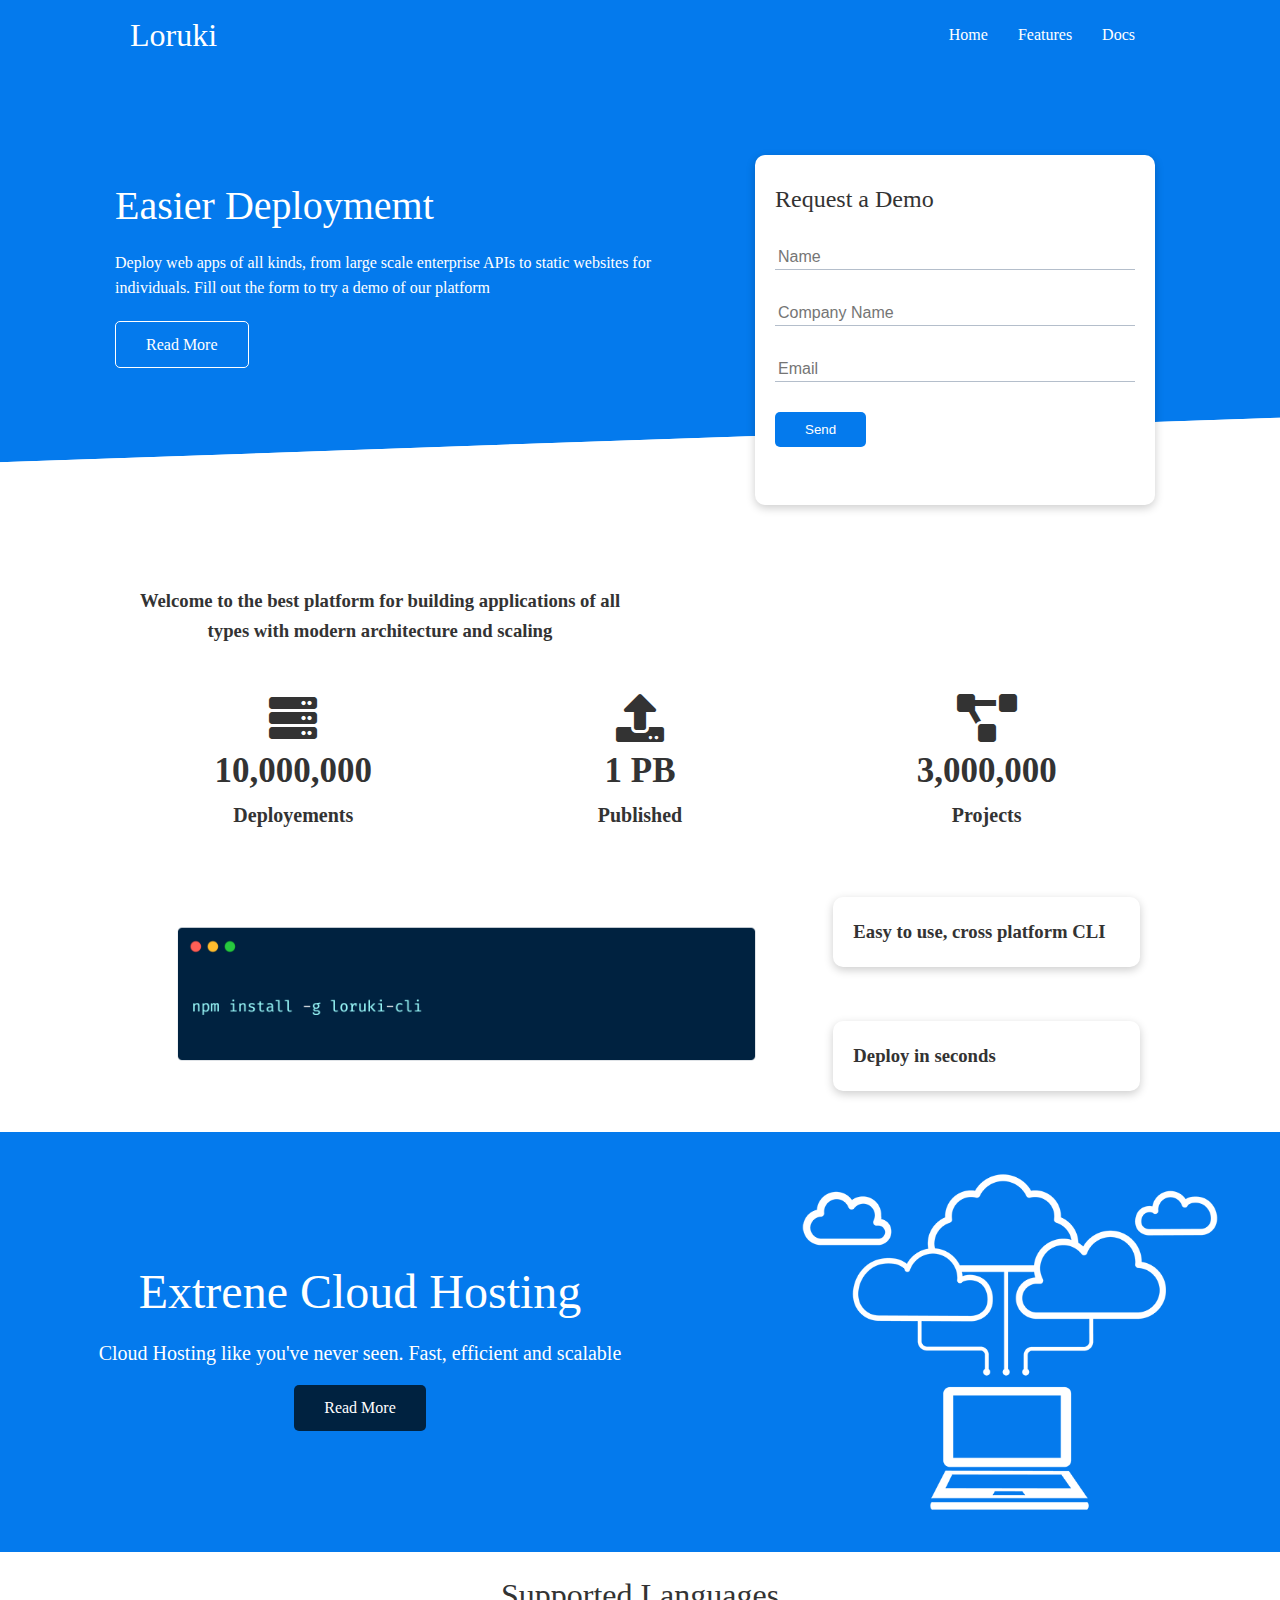
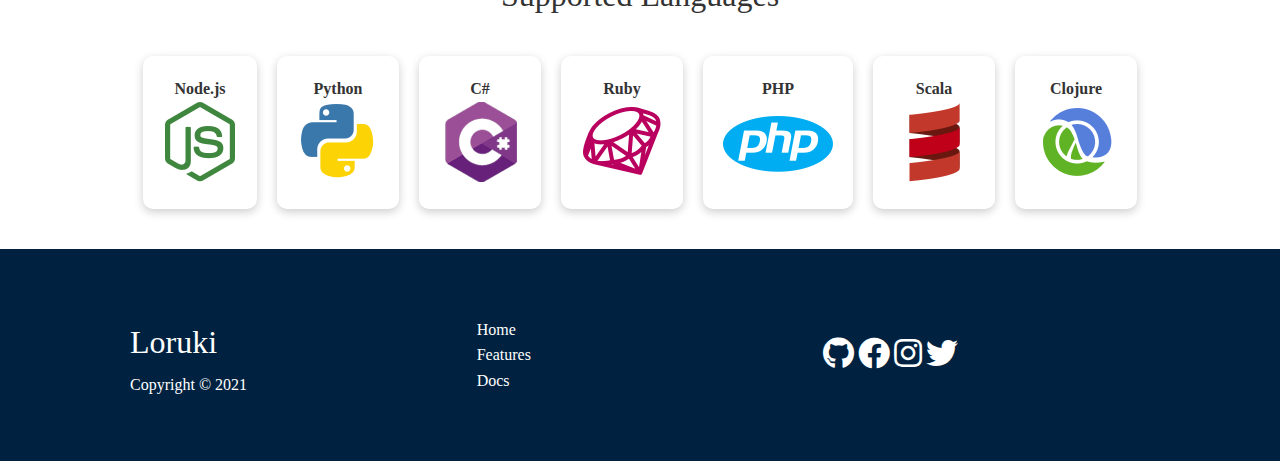
<file: index.html>
<!DOCTYPE html>
<html lang="en">
<head>
    <meta charset="UTF-8">
    <meta http-equiv="X-UA-Compatible" content="IE=edge">
    <meta name="viewport" content="width=device-width, initial-scale=1.0">
    <link rel = "stylesheet" href="https://cdnjs.cloudflare.com/ajax/libs/font-awesome/5.15.3/css/all.min.css">
    <link rel = "stylesheet" href = "css/style.css">
    <link rel = "stylesheet" href = "css/utilities.css">
    <title>Loruki | Free Cloud Hosting</title>
</head>
<body>
    <!--Navbar-->
    <div class = "navbar">
        <div class="container flex">
            <h1 class="logo">Loruki</h1>
            <nav>
                <ul>
                    <li><a href = "index.html">Home</a></li>
                    <li><a href = "features.html">Features</a></li>
                    <li><a href = "docs.html">Docs</a></li>
                </ul>
            </nav>
        </div>
    </div>

    <!--Showcase-->
    <section class = "showcase">
        <div class = "container grid">
            <div class = "showcase-text">
                <h1>Easier Deploymemt</h1>
                <p>Deploy web apps of all kinds, from large scale enterprise APIs to static websites for individuals. 
                    Fill out the form to try a demo of our platform</p>
                    <a href="features.html" class="btn btn-outline">Read More</a>
            </div>

            <div class="showcase-form card">
                <h2>Request a Demo</h2>
                <form>
                    <div class="form-control">
                        <input type = "text" name = "name" placeholder="Name" required>  
                    </div>
                    <div class="form-control">
                        <input type = "text" name = "company" placeholder="Company Name" required>  
                    </div>
                    <div class="form-control">
                        <input type = "text" name = "email" placeholder="Email" required>  
                    </div>
                    <input type="submit" value = "Send" class= "btn btn-primary">
                </form>
            </div>
        </div>
    </section>

    <!--STATS-->

    <section class="stats">
        <div class="container">
            <h3 class="stats-heading text-center my-1">
                Welcome to the best platform for building applications of all types with modern architecture and scaling
            </h3>

            <div class="grid grid-3 text-center my-4">
                <div>
                    <i class="fas fa-server fa-3x"></i>
                    <h3>10,000,000</h3>
                    <p class="text-secondary">Deployements</p>
                </div>
                <div>
                    <i class="fas fa-upload fa-3x"></i>
                    <h3>1 PB</h3>
                    <p class="text-secondary">Published</p>
                </div>
                <div>
                    <i class="fas fa-project-diagram fa-3x"></i>
                    <h3>3,000,000</h3>
                    <p class="text-secondary">Projects</p>
                </div>
            </div>
        </div>
    </section>
    
    <!--CLI-->
    <section class="cli">
        <div class="container grid">
            <img src = "images/cli.png" alt = "">
            <div class="card">
                <h3>Easy to use, cross platform CLI</h3>
            </div>
            <div class="card">
                <h3>Deploy in seconds</h3>
            </div>
        </div>
    </section>

    <!--CLOUD-->
    <section class="cloud bg-primary my-2 py-2">
        <div class="contaienr grid">
            <div class="text-center">
                <h2 class="lg">Extrene Cloud Hosting</h2>
                <p class="lead my-1">Cloud Hosting like you've never seen.
                    Fast, efficient and scalable
                </p>
                <a href="features.html" class="btn btn-dark">Read More</a>
            </div>
            <img src = "images/cloud.png">
        </div>
    </section>


    <!--LANGUAGES-->
    <section class="languages">
        <h2 class="md text-center my-2">
            Supported Languages
        </h2>
        <div class="container flex">
            <div class="card">
                <h4>Node.js</h4>
                <img src = "images/logos/node.png" alt = "">
            </div>
            <div class="card">
                <h4>Python</h4>
                <img src = "images/logos/python.png" alt = "">
            </div>
            <div class="card">
                <h4>C#</h4>
                <img src = "images/logos/csharp.png" alt = "">
            </div>
            <div class="card">
                <h4>Ruby</h4>
                <img src = "images/logos/ruby.png" alt = "">
            </div>
            <div class="card">
                <h4>PHP</h4>
                <img src = "images/logos/php.png" alt = "">
            </div>
            <div class="card">
                <h4>Scala</h4>
                <img src = "images/logos/scala.png" alt = "">
            </div>
            <div class="card">
                <h4>Clojure</h4>
                <img src = "images/logos/clojure.png" alt = "">
            </div>
        </div>
    </section>

    <!--Footer-->
    <footer class="bg-dark py-5">
        <div class="container grid grid-3">
            <div>
                <h1>Loruki</h1>
                <p>Copyright &copy; 2021</p>
            </div>
            <nav>
                <ul>
                    <li><a href = "index.html">Home</a></li>
                    <li><a href = "features.html">Features</a></li>
                    <li><a href = "docs.html">Docs</a></li>
                </ul>
            </nav>
            <div class = "social">
                <a href = "#"><i class="fab fa-github fa-2x"></i></a>
                <a href = "#"><i class="fab fa-facebook fa-2x"></i></a>
                <a href = "#"><i class="fab fa-instagram fa-2x"></i></a>
                <a href = "#"><i class="fab fa-twitter fa-2x"></i></a>
            </div>
        </div>
    </footer>
</body>
</html>
</file>
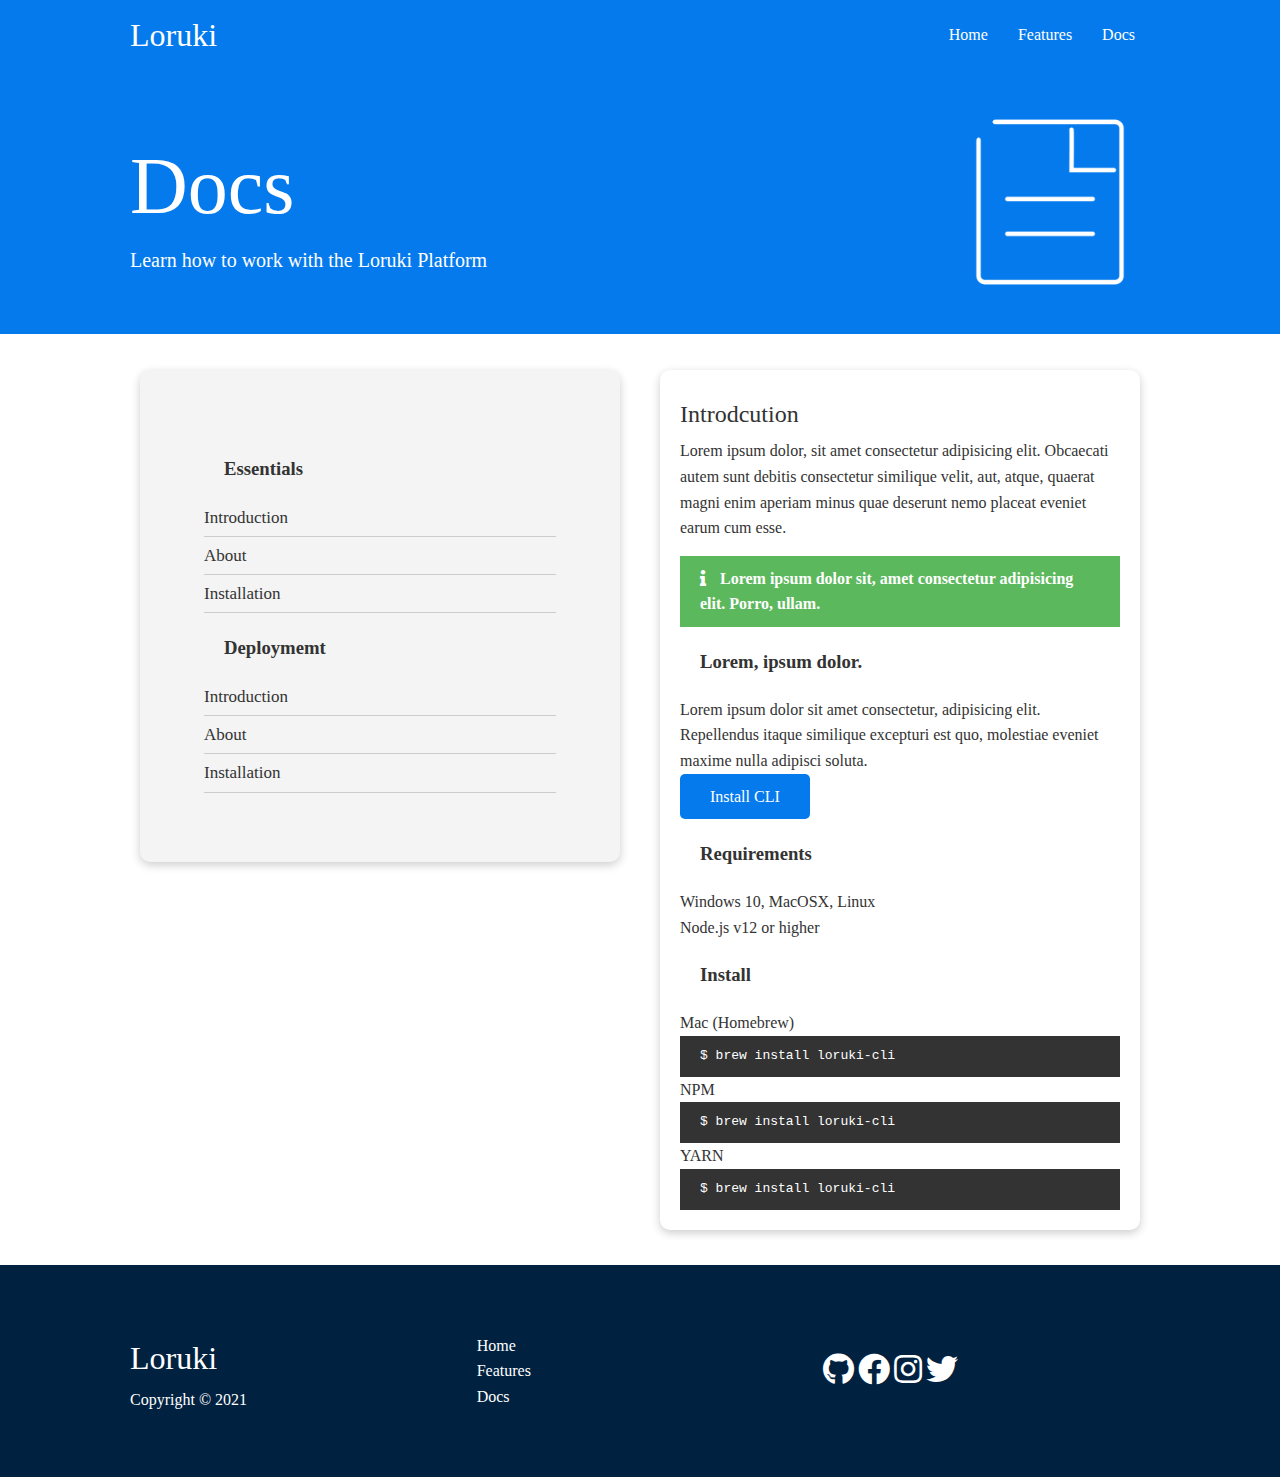
<file: docs.html>
<!DOCTYPE html>
<html lang="en">
<head>
    <meta charset="UTF-8">
    <meta http-equiv="X-UA-Compatible" content="IE=edge">
    <meta name="viewport" content="width=device-width, initial-scale=1.0">
    <link rel = "stylesheet" href="https://cdnjs.cloudflare.com/ajax/libs/font-awesome/5.15.3/css/all.min.css">
    <link rel = "stylesheet" href = "css/style.css">
    <link rel = "stylesheet" href = "css/utilities.css">
    <title>Loruki | Free Cloud Hosting</title>
</head>
<body>
    <!--Navbar-->
    <div class = "navbar">
        <div class="container flex">
            <h1 class="logo">Loruki</h1>
            <nav>
                <ul>
                    <li><a href = "index.html">Home</a></li>
                    <li><a href = "features.html">Features</a></li>
                    <li><a href = "docs.html">Docs</a></li>
                </ul>
            </nav>
        </div>
    </div>

    <!--HEAD-->
    <section class="docs-head bg-primary py-3">
        <div class="container grid">
            <div>
                <h1 class="xl">Docs</h1>
                <p class="lead">Learn how to work with the Loruki Platform</p>
            </div>
            <img src = "images/docs.png" alt = "">
        </div>
    </section>

    <!--DOCS MAIN-->
    <sections class="docs-main my-4">
        <div class="container grid">
            <div class="card bg-light p-5">
                <h3 class="my-2">Essentials</h3>
                <nav>
                    <ul>
                        <li><a href="#">Introduction</a></li>
                        <li><a href="#">About</a></li>
                        <li><a href="#">Installation</a></li>
                    </ul>
                </nav>
                <h3 class="my-2">Deploymemt</h3>
                <nav>
                    <ul>
                        <li><a href="#">Introduction</a></li>
                        <li><a href="#">About</a></li>
                        <li><a href="#">Installation</a></li>
                    </ul>
                </nav>
            </div>
            <div class="card">
                <h2>Introdcution</h2>
                <p>Lorem ipsum dolor, sit amet consectetur adipisicing elit. Obcaecati autem sunt debitis consectetur similique 
                    velit, aut, atque, quaerat magni enim aperiam minus quae deserunt nemo 
                    placeat eveniet earum cum esse.
                </p>
                <div class="alert alert-success">
                    <i class="fas fa-info"></i>
                    Lorem ipsum dolor sit, amet consectetur adipisicing elit. Porro, ullam.
                </div>
                <h3>Lorem, ipsum dolor.</h3>
                <p>Lorem ipsum dolor sit amet consectetur, adipisicing elit. 
                    Repellendus itaque similique excepturi est quo, molestiae eveniet maxime nulla adipisci soluta.
                </p>
                <a href="#" class="btn btn-primary">Install CLI</a>
                <h3>Requirements</h3>
                <ul>
                    <li>Windows 10, MacOSX, Linux</li>
                    <li>Node.js v12 or higher</li>
                </ul>

                <h3>Install</h3>
                <p>Mac (Homebrew)</p>
                <pre><code>$ brew install loruki-cli</code></pre>
                <p>NPM</p>
                <pre><code>$ brew install loruki-cli</code></pre>
                <p>YARN</p>
                <pre><code>$ brew install loruki-cli</code></pre>
            </div>
        </div>
    </sections>

   
    <!--Footer-->
    <footer class="bg-dark py-5">
        <div class="container grid grid-3">
            <div>
                <h1>Loruki</h1>
                <p>Copyright &copy; 2021</p>
            </div>
            <nav>
                <ul>
                    <li><a href = "index.html">Home</a></li>
                    <li><a href = "features.html">Features</a></li>
                    <li><a href = "docs.html">Docs</a></li>
                </ul>
            </nav>
            <div class = "social">
                <a href = "#"><i class="fab fa-github fa-2x"></i></a>
                <a href = "#"><i class="fab fa-facebook fa-2x"></i></a>
                <a href = "#"><i class="fab fa-instagram fa-2x"></i></a>
                <a href = "#"><i class="fab fa-twitter fa-2x"></i></a>
            </div>
        </div>
    </footer>
</body>
</html>
</file>
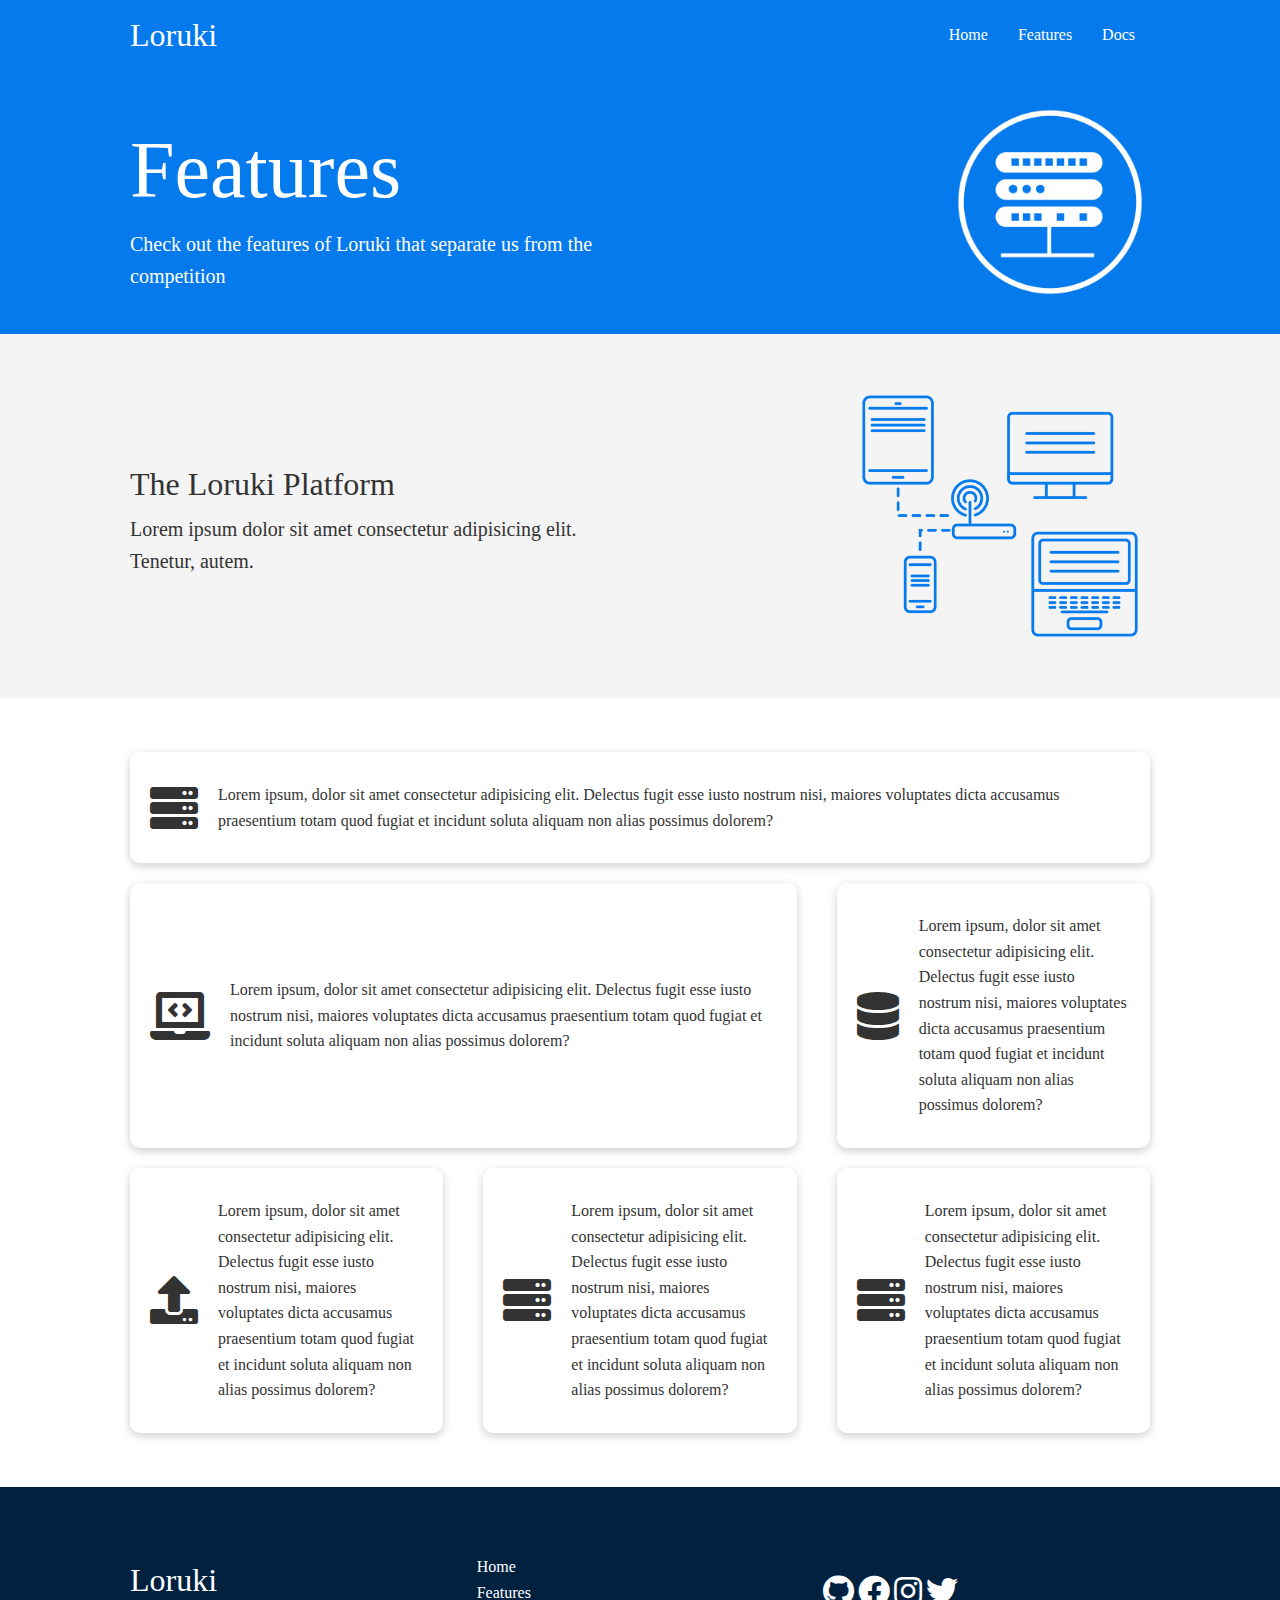
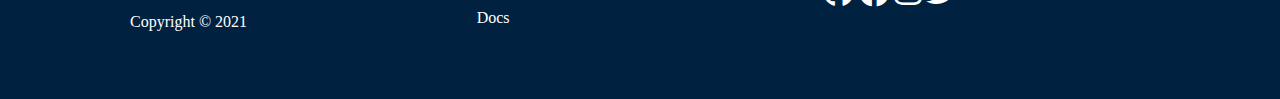
<file: features.html>
<!DOCTYPE html>
<html lang="en">
<head>
    <meta charset="UTF-8">
    <meta http-equiv="X-UA-Compatible" content="IE=edge">
    <meta name="viewport" content="width=device-width, initial-scale=1.0">
    <link rel = "stylesheet" href="https://cdnjs.cloudflare.com/ajax/libs/font-awesome/5.15.3/css/all.min.css">
    <link rel = "stylesheet" href = "css/style.css">
    <link rel = "stylesheet" href = "css/utilities.css">
    <title>Loruki | Free Cloud Hosting</title>
</head>
<body>
    <!--Navbar-->
    <div class = "navbar">
        <div class="container flex">
            <h1 class="logo">Loruki</h1>
            <nav>
                <ul>
                    <li><a href = "index.html">Home</a></li>
                    <li><a href = "features.html">Features</a></li>
                    <li><a href = "docs.html">Docs</a></li>
                </ul>
            </nav>
        </div>
    </div>

    <!--HEAD-->
    <section class="features-head bg-primary py-3">
        <div class="container grid">
            <div>
                <h1 class="xl">Features</h1>
                <p class="lead">Check out the features of Loruki that separate us from the
                    competition</p>
            </div>
            <img src = "images/server.png" alt = "">
        </div>
    </section>


    <!--SUB HEAD-->
    <section class="features-subhead bg-light py-3">
        <div class="container grid">
            <div>
                <h1 class="md">The Loruki Platform</h1>
                <p class = "lead">Lorem ipsum dolor sit amet consectetur adipisicing elit. Tenetur, autem.</p>
            </div>
            <img src = "images/server2.png" alt = "">
        </div>
    </section>

    <!--MAIN FEATURES-->
    <section class="features-main my-2">
        <div class="container grid grid-3">
            <div class="card flex">
                <i class="fas fa-server fa-3x"></i>
                    <p class = "sm">Lorem ipsum, dolor sit amet consectetur adipisicing elit. 
                        Delectus fugit esse iusto nostrum nisi, maiores voluptates dicta accusamus 
                        praesentium totam quod fugiat et incidunt soluta aliquam non alias possimus dolorem?</p>
            </div>
            <div class="card flex">
                <i class="fas fa-laptop-code fa-3x"></i>
                    <p class = "sm">Lorem ipsum, dolor sit amet consectetur adipisicing elit. 
                        Delectus fugit esse iusto nostrum nisi, maiores voluptates dicta accusamus 
                        praesentium totam quod fugiat et incidunt soluta aliquam non alias possimus dolorem?</p>
            </div>
            <div class="card flex">
                <i class="fas fa-database fa-3x"></i>
                    <p class = "sm">Lorem ipsum, dolor sit amet consectetur adipisicing elit. 
                        Delectus fugit esse iusto nostrum nisi, maiores voluptates dicta accusamus 
                        praesentium totam quod fugiat et incidunt soluta aliquam non alias possimus dolorem?</p>
            </div>
            <div class="card flex">
                <i class="fas fa-upload fa-3x"></i>
                    <p class = "sm">Lorem ipsum, dolor sit amet consectetur adipisicing elit. 
                        Delectus fugit esse iusto nostrum nisi, maiores voluptates dicta accusamus 
                        praesentium totam quod fugiat et incidunt soluta aliquam non alias possimus dolorem?</p>
            </div>
            <div class="card flex">
                <i class="fas fa-server fa-3x"></i>
                    <p class = "sm">Lorem ipsum, dolor sit amet consectetur adipisicing elit. 
                        Delectus fugit esse iusto nostrum nisi, maiores voluptates dicta accusamus 
                        praesentium totam quod fugiat et incidunt soluta aliquam non alias possimus dolorem?</p>
            </div>
            <div class="card flex">
                <i class="fas fa-server fa-3x"></i>
                    <p class = "sm">Lorem ipsum, dolor sit amet consectetur adipisicing elit. 
                        Delectus fugit esse iusto nostrum nisi, maiores voluptates dicta accusamus 
                        praesentium totam quod fugiat et incidunt soluta aliquam non alias possimus dolorem?</p>
            </div>
        </div>
    </section>

    <!--Footer-->
    <footer class="bg-dark py-5">
        <div class="container grid grid-3">
            <div>
                <h1>Loruki</h1>
                <p>Copyright &copy; 2021</p>
            </div>
            <nav>
                <ul>
                    <li><a href = "index.html">Home</a></li>
                    <li><a href = "features.html">Features</a></li>
                    <li><a href = "docs.html">Docs</a></li>
                </ul>
            </nav>
            <div class = "social">
                <a href = "#"><i class="fab fa-github fa-2x"></i></a>
                <a href = "#"><i class="fab fa-facebook fa-2x"></i></a>
                <a href = "#"><i class="fab fa-instagram fa-2x"></i></a>
                <a href = "#"><i class="fab fa-twitter fa-2x"></i></a>
            </div>
        </div>
    </footer>
</body>
</html>
</file>
<file: css/style.css>
@import url('https://fonts.googleapis.com/css2?family=Lato:ital,wght@1,300&display=swap');

:root{
    --primary-color: #047aed;
    --secondary-color: #1c3fa8;
    --dark-color: #002240;
    --light-color: #f4f4f4;
    --success-color: #5cb85c;
    --error-color: #d9534f;
}


*{
    box-sizing: border-box;  /*allows the elements to add padding and border without adding to width to element*/
    padding: 0;
    margin: 0
}

body{
    font-family: 'Lato' sans-serif;
    color: #333;
    line-height: 1.6; /* inline spacing between lines */
}

ul{
    list-style-type: none;
}

a{
    text-decoration: none;
    color: #333;
}

h1,
h2{
    font-weight: 300;
    line-height: 1.2;
    margin: 10px 0;
}

p {                        /* to not squish one paragraph with others */
    margin: 10px, 0;
}

img{
    width: 100%;
}

code, pre{
    background: #333;
    color: #fff;
    padding: 10px;
}

/*NAV BAR STYLING */
.navbar{
    background-color: var(--primary-color);
    color: #fff;
    height: 70px;
}

.navbar .flex{
    justify-content: space-between;
}

.navbar ul{
    display: flex;
}

.navbar a{
    color: #fff;
    padding: 10px;
    margin: 0 5px;
}

.navbar a:hover{
    border-bottom: 2px #fff solid;
}


/*SHOWCASE */
.showcase{
    height: 400px;
    background-color: var(--primary-color);
    color: #fff;
    position: relative;
}

.showcase-text{
    animation: slideInFromLeft 1s ease-in;
}

.showcase h1{
    font-size: 40px;
}

.showcase p{
    margin: 20px 0;
}

.showcase .grid{
    overflow: visible;
    grid-template-columns: 55% 45%;
    gap: 30px;
}

.showcase-form{
    position: relative;
    top: 60px;
    height: 350px;
    width: 400px;
    padding: 40px;
    z-index: 100;
    justify-self: flex-end;
    animation: slideInFromRight 1s ease-in;
}

.showcase-form .form-control{
    margin: 30px 0;
}

.showcase-form input[type='text'],
.showcase-form input[type='email']{
    border: 0;
    border-bottom: 1px solid #b4becb;
    width: 100%;
    padding: 3px;
    font-size: 1rem;
}

.showcase-form input:focus{
    outline: none;
}

.showcase::before,
.showcase::after{
    content: '';
    position: absolute;
    height: 100px;
    bottom: -70px;
    right: 0;
    left: 0;
    background-color: white;
    transform: skewY(-2deg);
    -webkit-transform: skewY(-2deg);
    -moz-transform: skewY(-2deg);
    -ms-transform: skewY(-2deg);
}



/*STATS*/
.stats{
    padding-top:100px;
    animation: slideInFromBottom 1s ease-in;
}

.stats-heading{
    max-width: 500px;
    justify-content: center;
    margin: auto;
  
}

.stats .grid h3{
    font-size: 35px;
    text-align: center;
}

.stats .grid p{
    font-size: 20px;
    font-weight: bold;
}

/*CLI*/

.cli .grid{
    grid-template-columns: repeat(3, 1fr);
    grid-template-rows: repeat(2,1fr);

}

/*the first child of the grid container that is the img tag*/
.cli .grid > *:first-child{
    grid-column: 1 / span 2;
    grid-row: 1 / span 2;
}

/*CLOUD*/
.cloud .grid{
    grid-template-columns: 4fr 3fr;
}

/*LANGUAGES */
.languages .card{
    text-align: center;
    margin: 18px 10px 40px;
    transition: tramsform 0.2s ease-in;
}

.labguages .card h4{
    font-size: 20px;
    margin-bottom: 10px;
}

.languages .card:hover{
    transform: translateY(-15px);
}


/*Features*/
.features-head img,
.docs-head img{
    width: 200px;
    justify-self: flex-end;
}
.features-subhead img{
    width: 300px;
    justify-self: flex-end;
}

.features-subhead p{
    color: #333;
}

.features-subhead h1{
    color: #333;
}

.features-main .card > i{
    margin-right: 20px;
}

.features-main .grid{
    padding: 30px;
}

.features-main .grid > *:first-child{
    grid-column: 1 / span 3;
}

.features-main .grid > *:nth-child(2){
    grid-column: 1 / span 2;
}


/*DOCS*/

.docs-main{
    padding: 10px;
}

.docs-main h3{
    margin: 20px;
}

.docs-main .grid{
    grid-template-columns: 1fr, 2fr;
    align-items: flex-start;
}

.docs-main nav li{
    font-size: 17px;
    padding-bottom: 5px;
    margin-bottom: 5px;
    border-bottom: 1px #ccc solid;
}

.docs-main a:hover{
    font-weight: bold;
}
/*FOOTER */

.footer .social a{
    margin: 0 10px;
}

/*ANIMATIONS */
@keyframes slideInFromLeft {
    0%{
        transform: translateX(-100%);
    }
    100%{
        transform: translate(0);
    }
}

@keyframes slideInFromRight {
    0%{
        transform: translateX(100%);
    }
    100%{
        transform: translate(0);
    }
}

@keyframes slideInFromTop {
    0%{
        transform: translateY(-100%);
    }
    100%{
        transform: translate(0);
    }
}

@keyframes slideInFromBottom {
    0%{
        transform: translateY(100%);
    }
    100%{
        transform: translate(0);
    }
}

/* TABLETS and under */
@media(max-width: 768px){
    .grid,
    .showcase .grid,
    .stats .grid,
    .cli .grid,
    .cloud .grid,
    .features-main .grid,
    .features-head .grid,
    .features-subhead .grid,
    .docs-main .grid{
        grid-template-columns: 1fr;
        grid-template-rows: 1fr;;
    }

    .features-head,
    .features-subhead{
        text-align: center;
    }

    .features-head img,
    .features-subhead img{
       justify-self: center;
    }

    .flex{
        flex-wrap: wrap;
    }

    .showcase{
        height: auto;
    }

    .showcase-text{
        text-align: center;
        margin-top: 40px;
    }

    .showcase-form{
        justify-self: center; /*justify on just this item of a grid or flex */
    }

    .cli .grid > *:first-child{
        grid-column: 1;
        grid-row: 1;
    }

    .features-main .grid >*:first-child,
    .features-main .grid>*:nth-child(2){
        grid-column: 1;
    }

}

/*MOBILE */
@media(max-width: 500px){
    .navbar{
        height: 110px;
    }

    .navbar .flex{
        flex-direction: column;
    }

    .navbar ul{
        padding: 10px;
        background-color: rgba(0.,0,0,0.1);
    }
}
</file>
<file: css/utilities.css>
/*UTILITIES CLASSES USED AROUND THE WEBSITE */
.container
{
    max-width: 1100px;
    margin: 0 auto;
    overflow: auto;
    padding: 0 40px;
}

.text-center{
    text-align: center;
}

/*Alert*/
.alert{
    background-color: var(--light-color);
    padding: 10px 20px;
    font-weight: bold;
    margin: 15px 0;
}

.alert i{
    margin-right: 10px;
}

.alert-success{
    background-color: var(--success-color);
    color: #fff;
}

.alert-error{
    background-color: var(--error-color);
    color: #fff;
}



.flex{
    display: flex;
    justify-content: center;   /*horizontal axis if its the column then its oppsoite*/
    align-items: center;      /*vertical axis */
    height: 100%;
}


.grid{
    display: grid;
    grid-template-columns: repeat(2,1fr);
    gap: 20px;
    justify-content: center;
    align-items: center;
    height: 100%;
}

.grid-3{
    grid-template-columns: repeat(3,1fr);
}

.card{
    background-color: #fff;
    color: #333;
    border-radius: 10px;
    box-shadow: 0 3px 10px rgba(0,0,0,0.2);
    padding: 20px;
    margin: 10px;
}

.card h3{
    color: #333;
}

.card h3{
    color: #333;
}

.btn{
    display: inline-block;
    padding: 10px 30px;
    cursor: pointer;
    background: var(--primary-color);
    color: #fff;
    border: none;
    border-radius: 5px;
}

.btn-outline{
    background-color: transparent;
    border: 1px #fff solid;
}

.btn:hover{
    transform: scale(0.98);
}


/*UTILITIES FOR MARGIN AND PADDING Y means top to bottom X means left to right and only the letter means all around */
.my-1{
    margin: 1rem 0;
}

.my-2{
    margin: 1.5rem 0;
}

.my-3{
    margin: 2rem 0;
}

.my-4{
    margin: 3rem 0;
}

.my-5{
    margin: 4rem 0;
}

.m-1{
    margin: 1rem;
}

.m-2{
    margin: 1.5rem;
}

.m-3{
    margin: 2rem;
}

.m-4{
    margin: 3rem;
}

.m-5{
    margin: 4rem;  
}


/*PADDING */
.py-1{
    padding: 1rem 0;
}

.py-2{
    padding: 1.5rem 0;
}

.py-3{
    padding: 2rem 0;
}

.py-4{
    padding: 3rem 0;
}

.py-5{
    padding: 4rem 0;
}


.p-1{
    padding: 1rem'
}

.p-2{
    padding: 1.5rem;
}

.p-3{
    padding: 2rem;
}

.p-4{
    padding: 3rem;
}

.p-5{
    padding: 4rem;
}

/*BACLGROUNDS AND COLOURED BUTTONS */
.bg-primary,
.btn-primary{
    background-color: var(--primary-color);
    color: #fff;
}

.bg-secondary,
.btn-secondary{
    background-color: var(--secondary-color);
    color: #fff;
}

.bg-dark,
.btn-dark{
    background-color: #002240;
    color: #fff;
}

.bg-light,
.btn-light{
    background-color: var(--light-color);
    color: #fff;
}
/*TEXT SIZES */
.lead{
    font-size: 20px;
}

.sm{
    font-size: 1rem;
}

.md{
    font-size: 2rem;
}

.lg{
    font-size: 3rem;
}

.xl{
    font-size: 5rem;
}

.bg-dark a{
    color: #fff;
}
</file>
